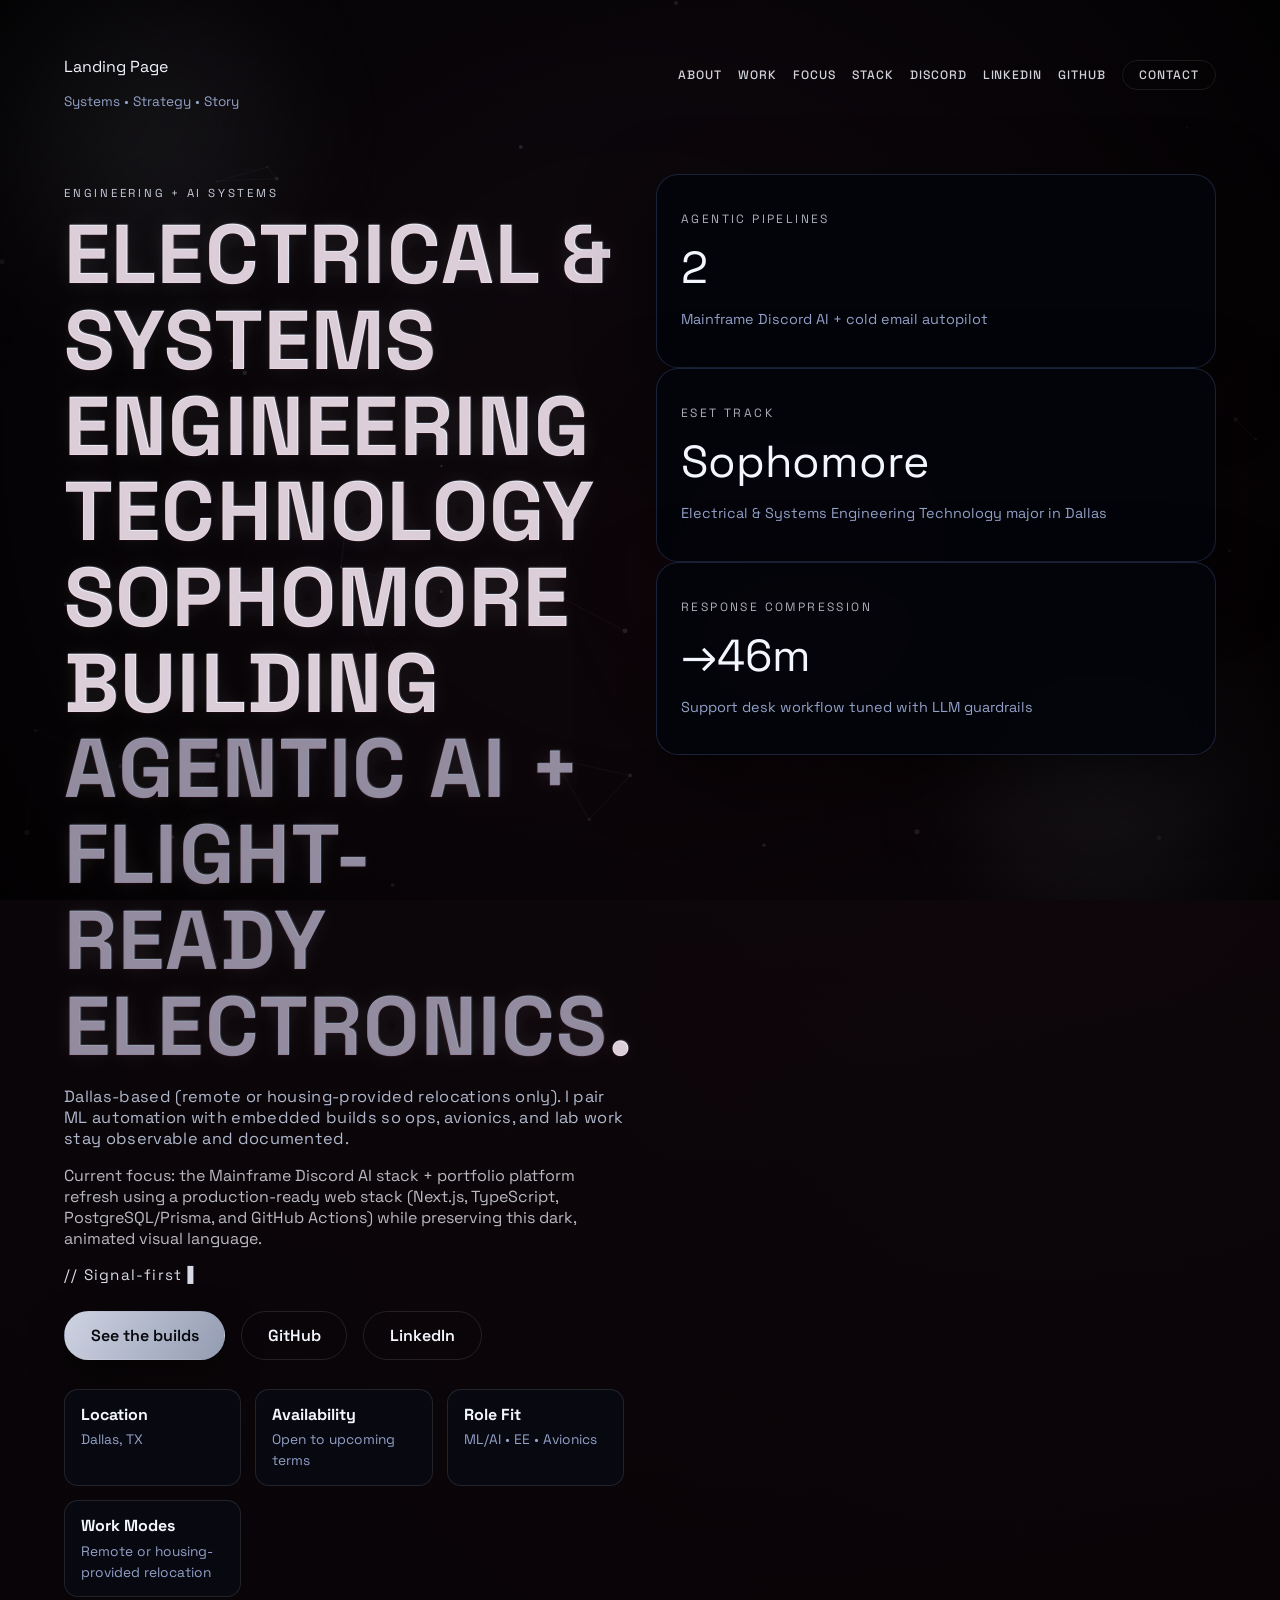
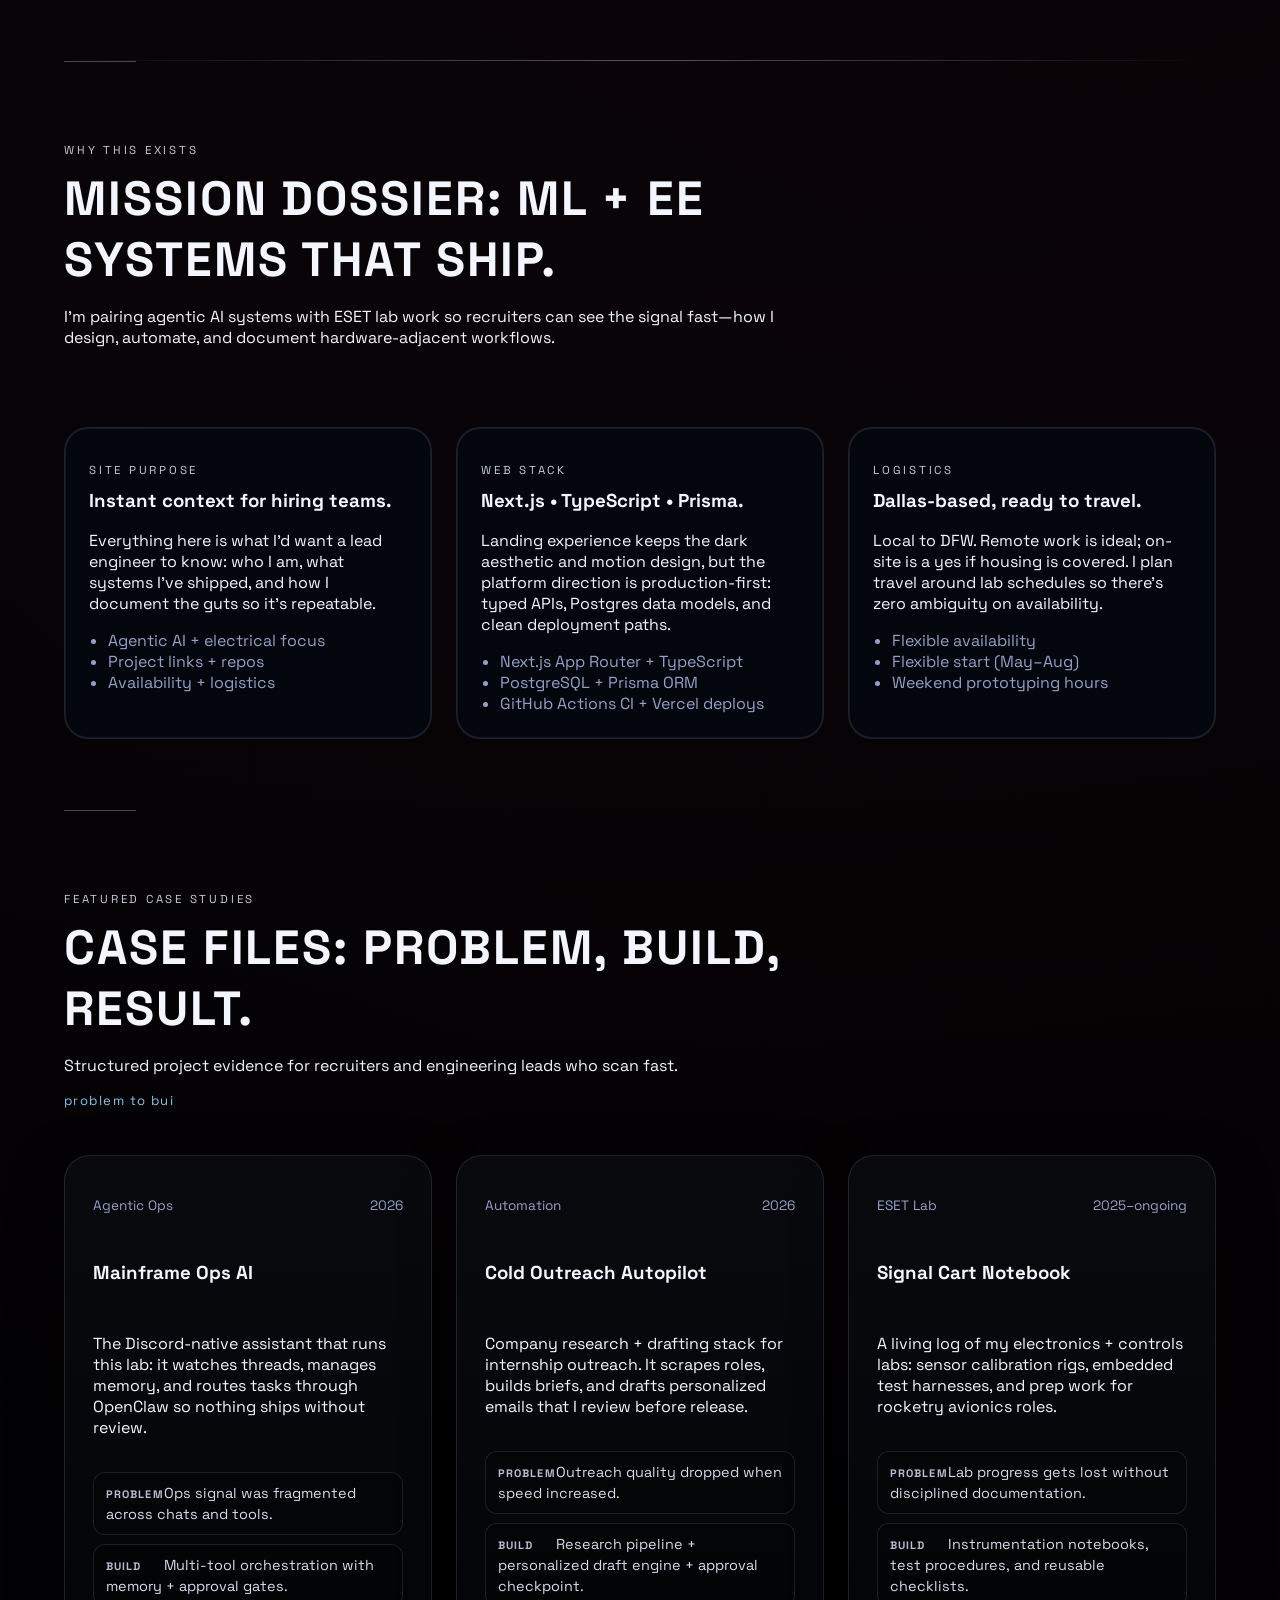
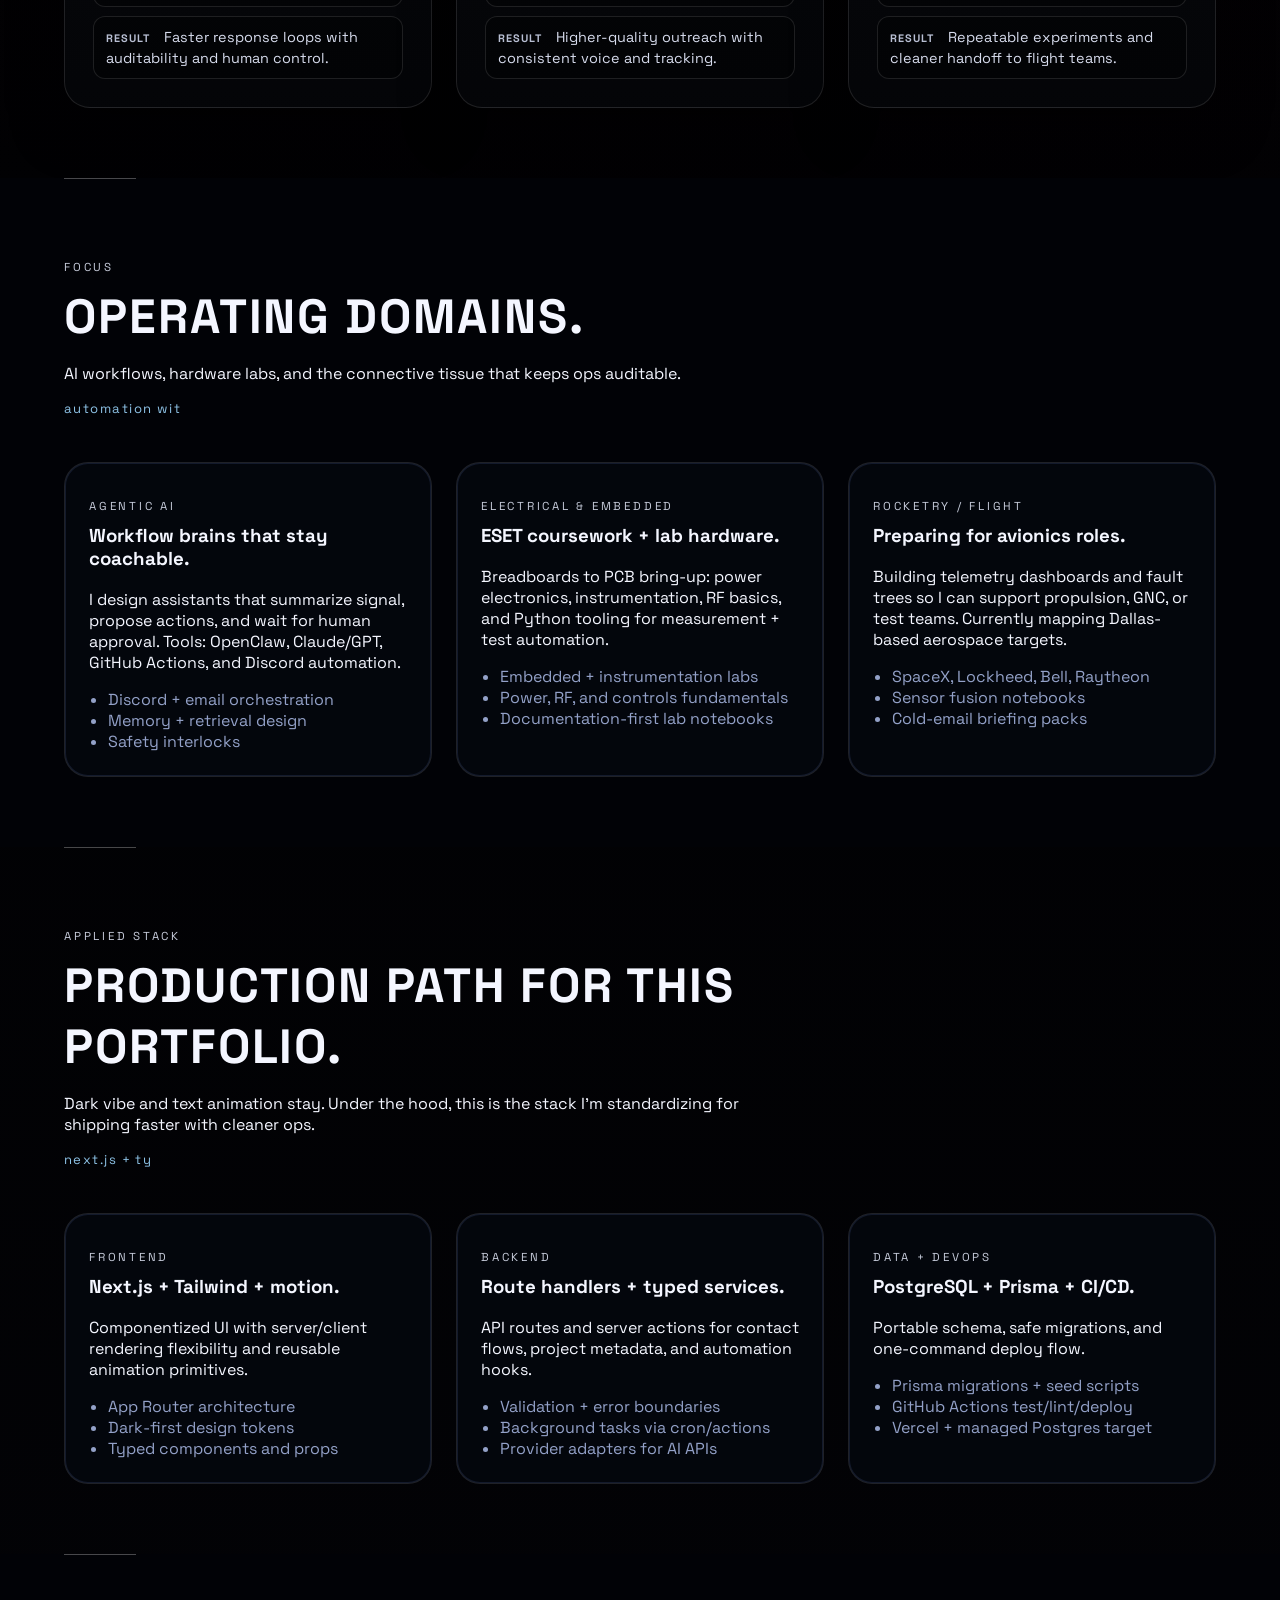
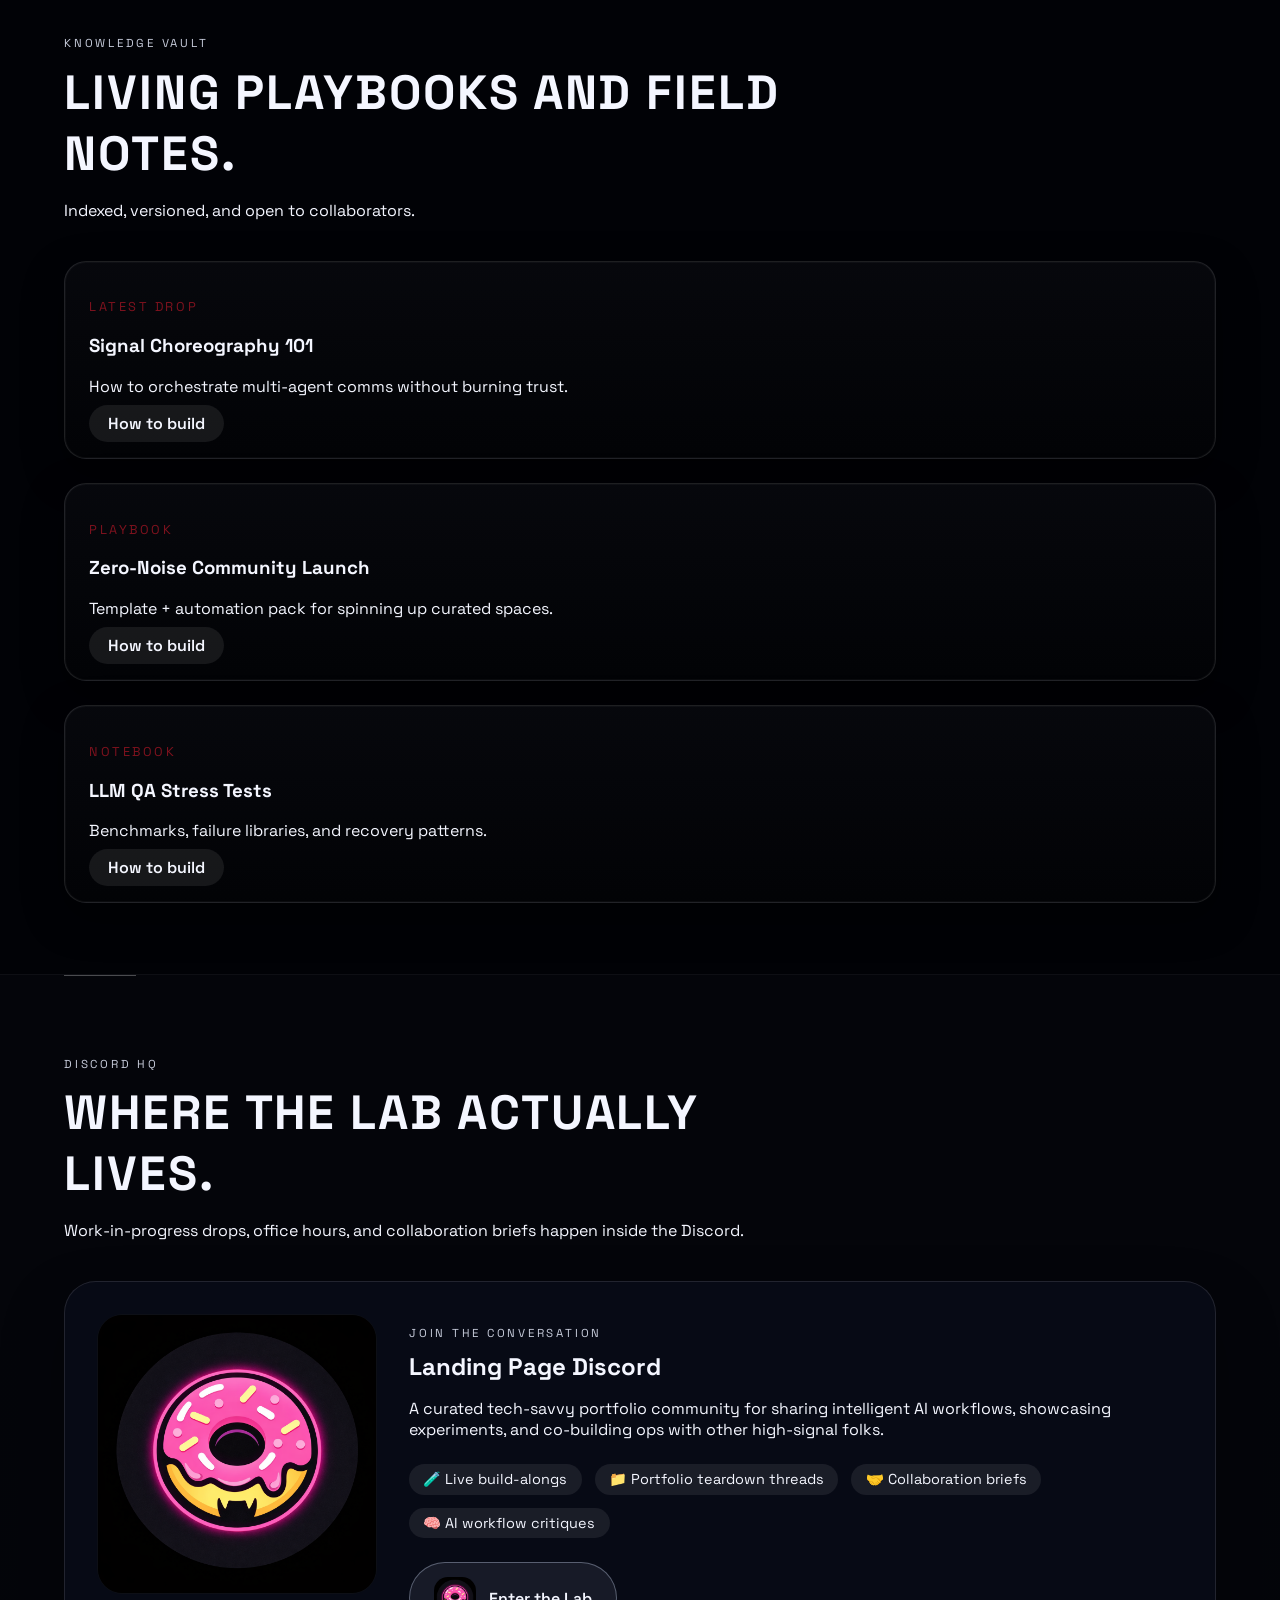
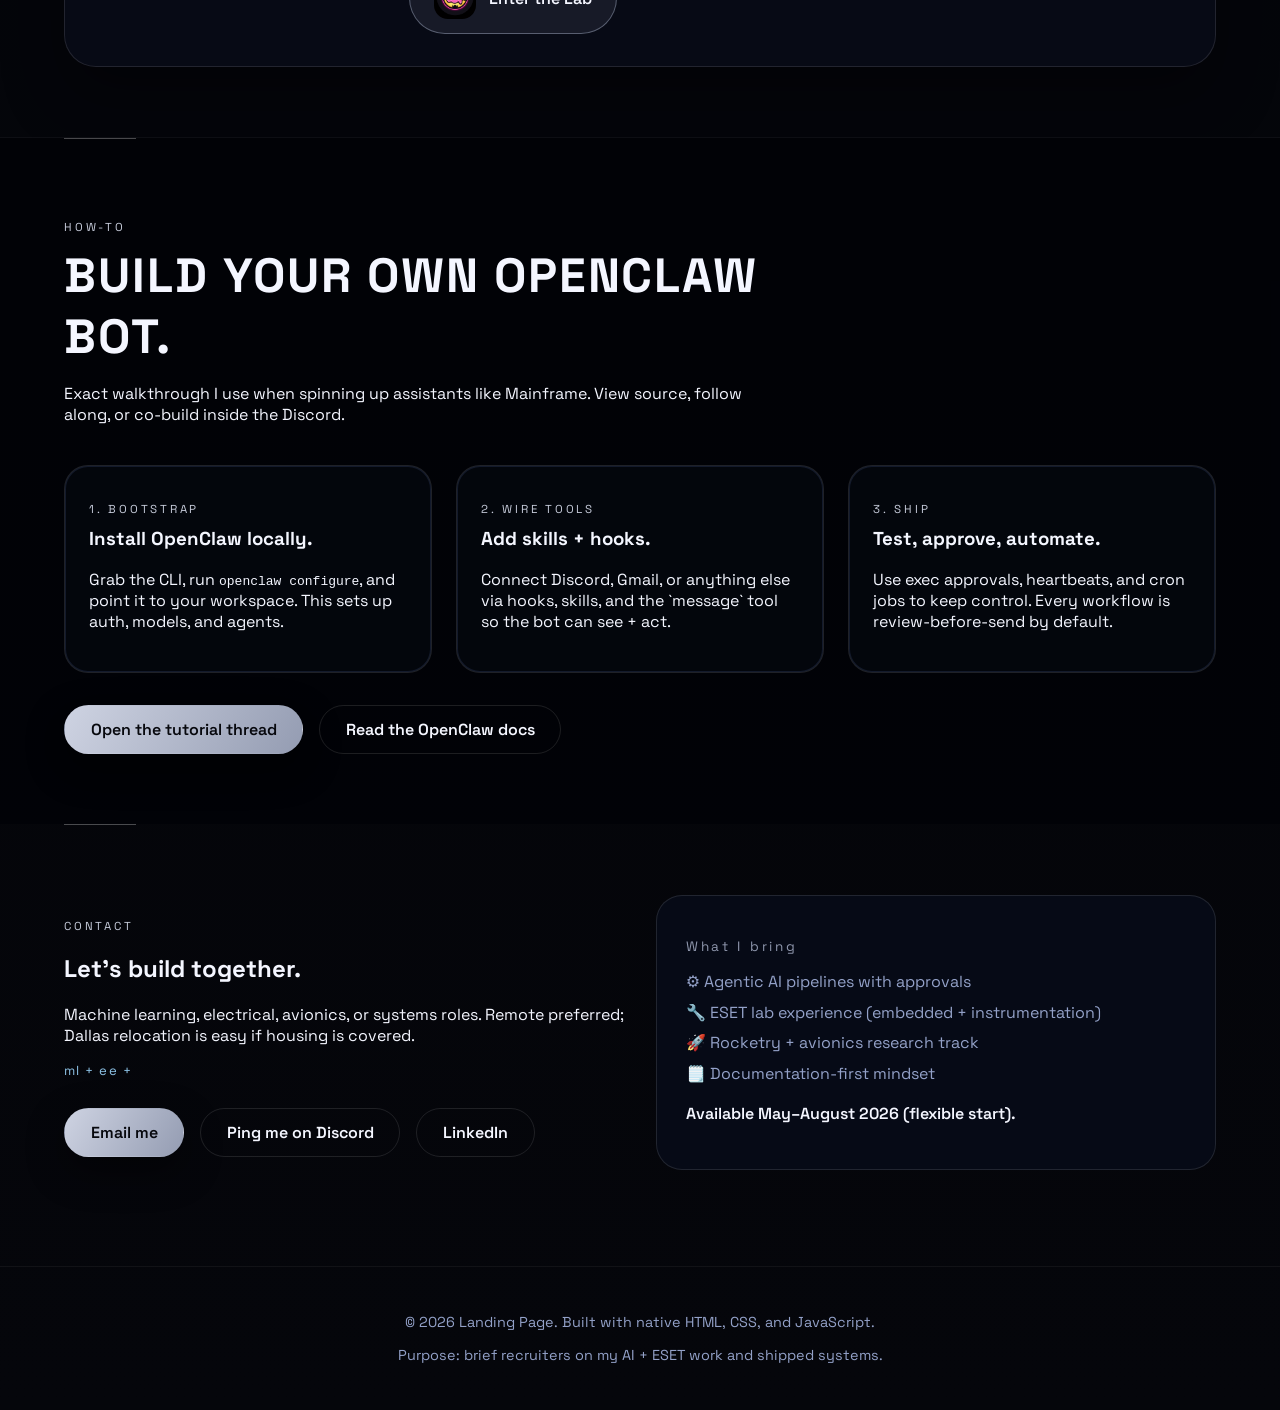
<file: index.html>
<!DOCTYPE html>
<html lang="en">
  <head>
    <meta charset="UTF-8" />
    <meta name="viewport" content="width=device-width, initial-scale=1" />
    <title>Landing Page</title>
    <meta name="description" content="Dallas-based ESET sophomore building agentic AI systems and embedded lab workflows for ML/EE roles." />
    <meta property="og:title" content="Landing Page — AI Systems + ESET Portfolio" />
    <meta property="og:description" content="Project-ready portfolio for ML, electrical, and avionics roles." />
    <meta property="og:type" content="website" />
    <link rel="preconnect" href="https://fonts.googleapis.com" />
    <link rel="preconnect" href="https://fonts.gstatic.com" crossorigin />
    <link
      href="https://fonts.googleapis.com/css2?family=Space+Grotesk:wght@400;500;600;700&display=swap"
      rel="stylesheet"
    />
    <style>
      :root {
        font-family: "Space Grotesk", system-ui, -apple-system, BlinkMacSystemFont, "Segoe UI", sans-serif;
        color-scheme: dark;
        --bg: #010103;
        --fg: #f4f6ff;
        --muted: #93a1c8;
        --accent: #d8dbe6;
        --accent-2: #8f97ad;
        --accent-3: #7e121e;
        --border: rgba(255, 255, 255, 0.11);
      }
      * { box-sizing: border-box; }
      body {
        margin: 0;
        min-height: 100vh;
        background:
          radial-gradient(circle at 50% -15%, rgba(30, 36, 56, 0.25), transparent 48%),
          radial-gradient(circle at 85% 10%, rgba(126, 18, 30, 0.09), transparent 40%),
          linear-gradient(180deg, #000000 0%, #010103 45%, #05060b 100%);
        color: var(--fg);
        overflow-x: hidden;
      }
      a { color: var(--fg); text-decoration: none; }
      .ambient {
        position: fixed; inset: 0; overflow: hidden; pointer-events: none; z-index: 0;
      }
      .orb {
        position: absolute; width: 420px; height: 420px;
        background: radial-gradient(circle, rgba(190, 197, 220, 0.16), transparent 70%);
        filter: blur(40px); animation: float 18s ease-in-out infinite;
      }
      .orb--one { top: -80px; left: -80px; }
      .orb--two { bottom: -120px; right: -60px; animation-duration: 22s; }
      .orb--three { top: 40%; right: 20%; animation-duration: 26s; background: radial-gradient(circle, rgba(126, 18, 30, 0.22), transparent 70%); }
      @keyframes float { 0% { transform: translate3d(0,0,0);} 50% { transform: translate3d(30px,-20px,0);} 100% { transform: translate3d(0,0,0);} }
      #live-bg {
        position: fixed;
        inset: 0;
        z-index: 0;
        pointer-events: none;
        opacity: 0.34;
        mix-blend-mode: screen;
      }
      .noise {
        position: fixed; inset: 0;
        background-image: url("data:image/svg+xml,%3Csvg xmlns='http://www.w3.org/2000/svg' width='300' height='300' viewBox='0 0 300 300'%3E%3Crect width='300' height='300' fill='rgba(0,0,0,0)'/%3E%3Ccircle cx='10' cy='10' r='1' fill='rgba(255,255,255,0.03)'/%3E%3C/svg%3E");
        opacity: 0.35; mix-blend-mode: screen; pointer-events: none; z-index: 0;
      }
      .scanlines {
        position: fixed;
        inset: 0;
        background: repeating-linear-gradient(
          to bottom,
          rgba(255,255,255,0.02),
          rgba(255,255,255,0.02) 1px,
          transparent 1px,
          transparent 3px
        );
        opacity: 0.13;
        pointer-events: none;
        z-index: 0;
      }
      .vignette {
        position: fixed;
        inset: 0;
        pointer-events: none;
        z-index: 0;
        background: radial-gradient(circle at center, transparent 38%, rgba(0,0,0,0.72) 100%);
      }
      .hero { position: relative; z-index: 1; padding: 2.5rem clamp(1.5rem,5vw,4rem) 4rem; }
      .hero::after {
        content: "";
        position: absolute;
        left: clamp(1.5rem,5vw,4rem);
        right: clamp(1.5rem,5vw,4rem);
        bottom: 0;
        height: 1px;
        background: linear-gradient(90deg, transparent, rgba(255,255,255,0.32), transparent);
      }
      .nav { display: flex; justify-content: space-between; align-items: center; gap: 1rem; }
      .logo { display: flex; align-items: center; gap: 0.2rem; }
      .logo__mark {
        width: 48px; height: 48px; border-radius: 16px;
        border: 1px solid rgba(255,255,255,0.2);
        overflow: hidden;
        box-shadow: 0 8px 25px rgba(0,0,0,0.35);
      }
      .logo__mark img { width: 100%; height: 100%; object-fit: cover; display: block; }
      .logo__subtitle { color: var(--muted); margin: 0; font-size: 0.85rem; }
      .nav__links { display: flex; gap: 1rem; align-items: center; }
      .nav__links a { font-weight: 500; opacity: 0.85; text-transform: uppercase; letter-spacing: 0.08em; font-size: 0.76rem; }
      .nav__links .pill { border: 1px solid var(--border); padding: 0.4rem 1rem; border-radius: 999px; transition: border-color 0.3s; }
      .nav__links .pill:hover { border-color: var(--accent); }
      .hero__content { margin-top: 4rem; display: grid; grid-template-columns: repeat(auto-fit,minmax(280px,1fr)); gap: 2rem; }
      .tag { text-transform: uppercase; letter-spacing: 0.24em; font-size: 0.72rem; color: #c7ccdb; }
      .hero h1 { font-size: clamp(3rem,6.8vw,5.2rem); line-height: 1.03; margin: 0.8rem 0 1rem; text-transform: uppercase; letter-spacing: 0.015em; }
      .hero h1 span { color: var(--accent-2); }
      .glitch {
        position: relative;
        text-shadow: 0 0 22px rgba(255,255,255,0.08);
        animation: pulseGlow 4s ease-in-out infinite;
      }
      .glitch::before,
      .glitch::after {
        content: attr(data-text);
        position: absolute;
        inset: 0;
        pointer-events: none;
        opacity: 0.18;
      }
      .glitch::before { transform: translate(0.8px, -0.8px); color: #bfc4d4; }
      .glitch::after { transform: translate(-0.8px, 0.8px); color: rgba(126,18,30,0.75); }
      .type-line {
        color: var(--accent);
        font-size: 0.95rem;
        letter-spacing: 0.08em;
        margin-top: 0.7rem;
        min-height: 1.4rem;
      }
      .type-line--section {
        color: #9dd8ff;
        font-size: 0.82rem;
        letter-spacing: 0.11em;
        opacity: 0.9;
      }
      @keyframes pulseGlow {
        0%, 100% { filter: brightness(1); }
        50% { filter: brightness(1.08); }
      }
      .lede { color: #b0b8cc; font-size: 1.02rem; max-width: 58ch; letter-spacing: 0.02em; }
      .hero__note { color: rgba(244,246,255,0.75); margin-top: 0.8rem; }
      .hero__actions { display: flex; flex-wrap: wrap; gap: 1rem; margin-top: 1.5rem; }
      .btn { display: inline-flex; align-items: center; justify-content: center; padding: 0.8rem 1.6rem; border-radius: 999px; font-weight: 600; border: 1px solid transparent; cursor: pointer; transition: transform 0.2s, box-shadow 0.2s; }
      .btn.primary { background: linear-gradient(120deg, #ced3e2, #949cb2); color: #07080d; box-shadow: 0 14px 38px rgba(0,0,0,0.45); }
      .btn.ghost { border-color: var(--border); color: var(--fg); }
      .btn:hover { transform: translateY(-3px); }
      .metric-card { background: rgba(3,5,10,0.9); border: 1px solid rgba(96,124,195,0.25); padding: 1.5rem; border-radius: 22px; backdrop-filter: blur(16px); box-shadow: 0 24px 70px rgba(0,0,0,0.58); }
      .metric-card__label { opacity: 0.7; text-transform: uppercase; font-size: 0.75rem; letter-spacing: 0.2em; }
      .metric-card__value { font-size: 2.8rem; margin: 0.5rem 0; }
      .metric-card__hint { color: var(--muted); font-size: 0.9rem; }
      main { position: relative; z-index: 1; }
      .section { padding: 4.4rem clamp(1.5rem,5vw,4rem); position: relative; }
      .section::before {
        content: "";
        position: absolute;
        top: 0;
        left: clamp(1.5rem,5vw,4rem);
        width: 72px;
        height: 1px;
        background: rgba(255,255,255,0.28);
      }
      .proof-strip {
        display: grid;
        grid-template-columns: repeat(auto-fit,minmax(170px,1fr));
        gap: 0.9rem;
        margin-top: 1.8rem;
      }
      .proof-chip {
        border: 1px solid var(--border);
        border-radius: 14px;
        padding: 0.9rem 1rem;
        background: rgba(8,12,22,0.65);
      }
      .proof-chip b { display:block; font-size:1rem; margin-bottom:0.2rem; }
      .proof-chip span { color: var(--muted); font-size:0.86rem; }
      .section--alt { background: rgba(2,3,7,0.9); }
      .section__header { max-width: 720px; margin-bottom: 2.5rem; }
      .section__header h2 {
        font-size: clamp(2rem,4vw,3rem);
        margin: 0.4rem 0 0.6rem;
        text-transform: uppercase;
        letter-spacing: 0.04em;
      }
      .purpose-grid { display: grid; grid-template-columns: repeat(auto-fit,minmax(240px,1fr)); gap: 1.5rem; }
      .purpose-card {
        padding: 1.5rem; border-radius: 24px; border: 1px solid var(--border);
        background: rgba(4,7,14,0.9); box-shadow: inset 0 0 0 1px rgba(100,130,210,0.16);
      }
      .purpose-card h3 { margin-top: 0.4rem; }
      .purpose-card ul { margin: 1rem 0 0; padding-left: 1.2rem; color: var(--muted); }
      .case-grid { display: grid; grid-template-columns: repeat(auto-fit,minmax(280px,1fr)); gap: 1.5rem; }
      .case {
        padding: 1.75rem; border-radius: 26px; background: linear-gradient(180deg, rgba(9,10,14,0.96), rgba(4,5,8,0.96));
        border: 1px solid var(--border); min-height: 340px; display: flex; flex-direction: column; gap: 0.9rem;
        transition: transform 0.4s ease, border-color 0.2s ease, box-shadow 0.3s ease; transform-style: preserve-3d;
        box-shadow: 0 18px 50px rgba(0,0,0,0.5);
      }
      .case:hover { border-color: rgba(143,151,173,0.55); transform: translateY(-8px); }
      .case__meta { display: flex; justify-content: space-between; font-size: 0.85rem; color: var(--muted); }
      .case ul { padding-left: 1.2rem; margin: 0; color: var(--muted); }
      .pbr { display: grid; gap: 0.55rem; margin-top: 0.2rem; }
      .pbr__row {
        border: 1px solid rgba(255,255,255,0.11);
        border-radius: 12px;
        padding: 0.6rem 0.75rem;
        background: rgba(0,0,0,0.28);
      }
      .pbr__row b {
        display: inline-block;
        min-width: 58px;
        text-transform: uppercase;
        letter-spacing: 0.1em;
        font-size: 0.68rem;
        color: #b8bfd3;
      }
      .pbr__row span { color: #d7dced; font-size: 0.9rem; }
      .section--alt .timeline { display: grid; gap: 1.5rem; }
      .timeline__item { padding: 1.5rem; border-radius: 22px; border: 1px solid var(--border); background: linear-gradient(180deg, rgba(7,8,13,0.95), rgba(2,3,6,0.95)); box-shadow: inset 0 0 0 1px rgba(255,255,255,0.03), 0 15px 40px rgba(0,0,0,0.45); }
      .timeline__label { color: var(--accent-3); font-size: 0.8rem; letter-spacing: 0.2em; text-transform: uppercase; }
      .chip { margin-top: 1rem; padding: 0.5rem 1.2rem; border-radius: 999px; border: none; background: rgba(255,255,255,0.08); color: var(--fg); font-weight: 600; cursor: pointer; transition: background 0.3s; }
      .chip:hover { background: rgba(73,255,224,0.2); }
      .section--highlight { background: rgba(5,7,12,0.8); border-top: 1px solid rgba(255,255,255,0.04); border-bottom: 1px solid rgba(255,255,255,0.04); }
      .discord-card {
        display: grid; grid-template-columns: minmax(200px, 280px) 1fr; gap: 2rem;
        padding: 2rem; border-radius: 32px; border: 1px solid var(--border);
        background: rgba(9,12,25,0.8); box-shadow: 0 30px 60px rgba(0,0,0,0.35);
      }
      .discord-card__badge {
        width: 100%; aspect-ratio: 1/1; border-radius: 26px;
        background: rgba(4,6,12,0.9);
        display: grid; place-items: center; border: 1px solid rgba(255,255,255,0.04);
      }
      .discord-card__body h2 { margin: 0.4rem 0 0.6rem; }
      .discord-list { list-style: none; padding: 0; margin: 1.5rem 0; display: flex; flex-wrap: wrap; gap: 0.8rem; }
      .discord-list li {
        padding: 0.4rem 0.9rem; border-radius: 999px;
        background: rgba(255,255,255,0.08); font-size: 0.9rem;
      }
      .discord-link {
        display: inline-flex; align-items: center; gap: 0.8rem;
        padding: 0.85rem 1.5rem; border-radius: 999px;
        border: 1px solid rgba(143,151,173,0.55);
        background: rgba(143,151,173,0.12);
        font-weight: 600; transition: transform 0.2s, border-color 0.2s;
      }
      .discord-link:hover { transform: translateY(-3px); border-color: rgba(216,219,230,0.95); }
      .discord-link__icon { width: 42px; height: 42px; border-radius: 14px; overflow: hidden; }
      .community-grid { display: grid; grid-template-columns: repeat(auto-fit,minmax(220px,1fr)); gap: 1.2rem; }
      .community-card {
        padding: 2rem 1.5rem; border-radius: 22px; border: 1px solid var(--border);
        background: linear-gradient(180deg, rgba(7,9,16,0.92), rgba(2,3,7,0.96)); text-align: center; position: relative; overflow: hidden;
      }
      .community-card::after { content: ""; position: absolute; inset: 1px; border-radius: inherit; background: radial-gradient(circle, rgba(73,255,224,0.1), transparent 70%); opacity: 0; transition: opacity 0.4s; }
      .community-card:hover::after { opacity: 1; }
      .community-card__value { font-size: 3rem; margin: 0.5rem 0; }
      .community-card__label { text-transform: uppercase; font-size: 0.75rem; letter-spacing: 0.3em; color: var(--muted); }
      .section--cta { padding-bottom: 6rem; }
      .cta { display: grid; grid-template-columns: repeat(auto-fit,minmax(280px,1fr)); gap: 2rem; align-items: center; }
      .cta__card { padding: 1.8rem; border-radius: 26px; border: 1px solid var(--border); background: rgba(8,12,25,0.85); }
      .cta__title { font-size: 0.85rem; letter-spacing: 0.2em; color: var(--accent-2); }
      .cta__card ul { list-style: none; padding: 0; margin: 1rem 0 0; display: flex; flex-direction: column; gap: 0.6rem; color: var(--muted); }
      .cta__footer { margin-top: 1.2rem; color: var(--fg); font-weight: 600; }
      .footer { text-align: center; padding: 2rem; color: var(--muted); font-size: 0.9rem; border-top: 1px solid rgba(255,255,255,0.05); }
      [data-reveal] { opacity: 0; transform: translateY(20px); transition: opacity 0.8s ease, transform 0.8s ease; }
      [data-reveal].is-visible { opacity: 1; transform: translateY(0); }
      @media (max-width: 900px) { .discord-card { grid-template-columns: 1fr; } }
      @media (max-width: 720px) {
        .nav__links { flex-wrap: wrap; justify-content: flex-end; }
        .hero { padding-top: 1.5rem; }
        .hero__content { margin-top: 2rem; }
        .case { min-height: 0; }
      }
    </style>
  </head>
  <body>
    <canvas id="live-bg" aria-hidden="true"></canvas>
    <div class="ambient">
      <span class="orb orb--one"></span>
      <span class="orb orb--two"></span>
      <span class="orb orb--three"></span>
    </div>
    <div class="noise"></div>
    <div class="scanlines"></div>
    <div class="vignette"></div>
    <header class="hero" id="top">
      <nav class="nav">
        <div class="logo">
          <div>
            <p class="logo__title">Landing Page</p>
            <p class="logo__subtitle">Systems • Strategy • Story</p>
          </div>
        </div>
        <div class="nav__links">
          <a href="#about">About</a>
          <a href="#work">Work</a>
          <a href="#focus">Focus</a>
          <a href="#stack">Stack</a>
          <a href="#discord">Discord</a>
          <a href="https://www.linkedin.com/in/collinsculbert/" target="_blank" rel="noopener">LinkedIn</a>
          <a href="https://github.com/aulsz" target="_blank" rel="noopener">GitHub</a>
          <a href="#contact" class="pill">Contact</a>
        </div>
      </nav>
      <div class="hero__content">
        <div>
          <p class="tag">Engineering + AI Systems</p>
          <h1 class="glitch" data-text="Electrical & Systems Engineering Technology sophomore building agentic AI + flight-ready electronics.">
            Electrical & Systems Engineering Technology sophomore building <span>agentic AI + flight-ready electronics</span>.
          </h1>
          <p class="lede">
            Dallas-based (remote or housing-provided relocations only). I pair ML automation with embedded builds so ops, avionics, and lab work stay observable and documented.
          </p>
          <p class="hero__note">
            Current focus: the Mainframe Discord AI stack + portfolio platform refresh using a production-ready web stack (Next.js, TypeScript, PostgreSQL/Prisma, and GitHub Actions) while preserving this dark, animated visual language.
          </p>
          <p class="type-line">// <span id="type-target"></span><span id="type-cursor">▌</span></p>
          <div class="hero__actions">
            <a class="btn primary" href="#work">See the builds</a>
            <a class="btn ghost" href="https://github.com/aulsz" target="_blank" rel="noopener">GitHub</a>
            <a class="btn ghost" href="https://www.linkedin.com/in/collinsculbert/" target="_blank" rel="noopener">LinkedIn</a>
          </div>
          <div class="proof-strip">
            <div class="proof-chip"><b>Location</b><span>Dallas, TX</span></div>
            <div class="proof-chip"><b>Availability</b><span>Open to upcoming terms</span></div>
            <div class="proof-chip"><b>Role Fit</b><span>ML/AI • EE • Avionics</span></div>
            <div class="proof-chip"><b>Work Modes</b><span>Remote or housing-provided relocation</span></div>
          </div>
        </div>
        <div class="hero__metrics">
          <div class="metric-card" data-reveal>
            <p class="metric-card__label">Agentic Pipelines</p>
            <p class="metric-card__value">2</p>
            <p class="metric-card__hint">Mainframe Discord AI + cold email autopilot</p>
          </div>
          <div class="metric-card" data-reveal>
            <p class="metric-card__label">ESET Track</p>
            <p class="metric-card__value">Sophomore</p>
            <p class="metric-card__hint">Electrical & Systems Engineering Technology major in Dallas</p>
          </div>
          <div class="metric-card" data-reveal>
            <p class="metric-card__label">Response Compression</p>
            <p class="metric-card__value">→46m</p>
            <p class="metric-card__hint">Support desk workflow tuned with LLM guardrails</p>
          </div>
        </div>
      </div>
    </header>

    <main>
      <section class="section section--purpose" id="about">
        <div class="section__header">
          <p class="tag">Why this exists</p>
          <h2>Mission dossier: ML + EE systems that ship.</h2>
          <p>I’m pairing agentic AI systems with ESET lab work so recruiters can see the signal fast—how I design, automate, and document hardware-adjacent workflows.</p>
          <p class="type-line type-line--section" data-phrases="signal-first profile|engineering proof over hype|dark interface, clear intent"></p>
        </div>
        <div class="purpose-grid">
          <article class="purpose-card" data-tilt>
            <p class="tag">Site Purpose</p>
            <h3>Instant context for hiring teams.</h3>
            <p>
              Everything here is what I’d want a lead engineer to know: who I am, what systems I’ve shipped, and how I document the guts so it’s repeatable.
            </p>
            <ul>
              <li>Agentic AI + electrical focus</li>
              <li>Project links + repos</li>
              <li>Availability + logistics</li>
            </ul>
          </article>
          <article class="purpose-card" data-tilt>
            <p class="tag">Web Stack</p>
            <h3>Next.js • TypeScript • Prisma.</h3>
            <p>
              Landing experience keeps the dark aesthetic and motion design, but the platform direction is production-first: typed APIs, Postgres data models, and clean deployment paths.
            </p>
            <ul>
              <li>Next.js App Router + TypeScript</li>
              <li>PostgreSQL + Prisma ORM</li>
              <li>GitHub Actions CI + Vercel deploys</li>
            </ul>
          </article>
          <article class="purpose-card" data-tilt>
            <p class="tag">Logistics</p>
            <h3>Dallas-based, ready to travel.</h3>
            <p>
              Local to DFW. Remote work is ideal; on-site is a yes if housing is covered. I plan travel around lab schedules so there’s zero ambiguity on availability.
            </p>
            <ul>
              <li>Flexible availability</li>
              <li>Flexible start (May–Aug)</li>
              <li>Weekend prototyping hours</li>
            </ul>
          </article>
        </div>
      </section>

      <section class="section" id="work">
        <div class="section__header">
          <p class="tag">Featured Case Studies</p>
          <h2>Case files: problem, build, result.</h2>
          <p>Structured project evidence for recruiters and engineering leads who scan fast.</p>
          <p class="type-line type-line--section" data-phrases="problem to build to result|showing shipped systems|recruiter-readable evidence"></p>
        </div>
        <div class="case-grid">
          <article class="case" data-tilt>
            <div class="case__meta">
              <p class="case__tag">Agentic Ops</p>
              <p class="case__year">2026</p>
            </div>
            <h3>Mainframe Ops AI</h3>
            <p>The Discord-native assistant that runs this lab: it watches threads, manages memory, and routes tasks through OpenClaw so nothing ships without review.</p>
            <div class="pbr">
              <div class="pbr__row"><b>Problem</b><span>Ops signal was fragmented across chats and tools.</span></div>
              <div class="pbr__row"><b>Build</b><span>Multi-tool orchestration with memory + approval gates.</span></div>
              <div class="pbr__row"><b>Result</b><span>Faster response loops with auditability and human control.</span></div>
            </div>
          </article>
          <article class="case" data-tilt>
            <div class="case__meta">
              <p class="case__tag">Automation</p>
              <p class="case__year">2026</p>
            </div>
            <h3>Cold Outreach Autopilot</h3>
            <p>Company research + drafting stack for internship outreach. It scrapes roles, builds briefs, and drafts personalized emails that I review before release.</p>
            <div class="pbr">
              <div class="pbr__row"><b>Problem</b><span>Outreach quality dropped when speed increased.</span></div>
              <div class="pbr__row"><b>Build</b><span>Research pipeline + personalized draft engine + approval checkpoint.</span></div>
              <div class="pbr__row"><b>Result</b><span>Higher-quality outreach with consistent voice and tracking.</span></div>
            </div>
          </article>
          <article class="case" data-tilt>
            <div class="case__meta">
              <p class="case__tag">ESET Lab</p>
              <p class="case__year">2025–ongoing</p>
            </div>
            <h3>Signal Cart Notebook</h3>
            <p>A living log of my electronics + controls labs: sensor calibration rigs, embedded test harnesses, and prep work for rocketry avionics roles.</p>
            <div class="pbr">
              <div class="pbr__row"><b>Problem</b><span>Lab progress gets lost without disciplined documentation.</span></div>
              <div class="pbr__row"><b>Build</b><span>Instrumentation notebooks, test procedures, and reusable checklists.</span></div>
              <div class="pbr__row"><b>Result</b><span>Repeatable experiments and cleaner handoff to flight teams.</span></div>
            </div>
          </article>
        </div>
      </section>

      <section class="section section--alt" id="focus">
        <div class="section__header">
          <p class="tag">Focus</p>
          <h2>Operating domains.</h2>
          <p>AI workflows, hardware labs, and the connective tissue that keeps ops auditable.</p>
          <p class="type-line type-line--section" data-phrases="automation with guardrails|embedded labs with traceability|flight-track preparation"></p>
        </div>
        <div class="purpose-grid">
          <article class="purpose-card" data-tilt>
            <p class="tag">Agentic AI</p>
            <h3>Workflow brains that stay coachable.</h3>
            <p>
              I design assistants that summarize signal, propose actions, and wait for human approval. Tools: OpenClaw, Claude/GPT, GitHub Actions, and Discord automation.
            </p>
            <ul>
              <li>Discord + email orchestration</li>
              <li>Memory + retrieval design</li>
              <li>Safety interlocks</li>
            </ul>
          </article>
          <article class="purpose-card" data-tilt>
            <p class="tag">Electrical & Embedded</p>
            <h3>ESET coursework + lab hardware.</h3>
            <p>
              Breadboards to PCB bring-up: power electronics, instrumentation, RF basics, and Python tooling for measurement + test automation.
            </p>
            <ul>
              <li>Embedded + instrumentation labs</li>
              <li>Power, RF, and controls fundamentals</li>
              <li>Documentation-first lab notebooks</li>
            </ul>
          </article>
          <article class="purpose-card" data-tilt>
            <p class="tag">Rocketry / Flight</p>
            <h3>Preparing for avionics roles.</h3>
            <p>
              Building telemetry dashboards and fault trees so I can support propulsion, GNC, or test teams. Currently mapping Dallas-based aerospace targets.
            </p>
            <ul>
              <li>SpaceX, Lockheed, Bell, Raytheon</li>
              <li>Sensor fusion notebooks</li>
              <li>Cold-email briefing packs</li>
            </ul>
          </article>
        </div>
      </section>

      <section class="section" id="stack">
        <div class="section__header">
          <p class="tag">Applied Stack</p>
          <h2>Production path for this portfolio.</h2>
          <p>Dark vibe and text animation stay. Under the hood, this is the stack I’m standardizing for shipping faster with cleaner ops.</p>
          <p class="type-line type-line--section" data-phrases="next.js + typescript core|postgres + prisma data layer|ci with github actions"></p>
        </div>
        <div class="purpose-grid">
          <article class="purpose-card" data-tilt>
            <p class="tag">Frontend</p>
            <h3>Next.js + Tailwind + motion.</h3>
            <p>Componentized UI with server/client rendering flexibility and reusable animation primitives.</p>
            <ul>
              <li>App Router architecture</li>
              <li>Dark-first design tokens</li>
              <li>Typed components and props</li>
            </ul>
          </article>
          <article class="purpose-card" data-tilt>
            <p class="tag">Backend</p>
            <h3>Route handlers + typed services.</h3>
            <p>API routes and server actions for contact flows, project metadata, and automation hooks.</p>
            <ul>
              <li>Validation + error boundaries</li>
              <li>Background tasks via cron/actions</li>
              <li>Provider adapters for AI APIs</li>
            </ul>
          </article>
          <article class="purpose-card" data-tilt>
            <p class="tag">Data + DevOps</p>
            <h3>PostgreSQL + Prisma + CI/CD.</h3>
            <p>Portable schema, safe migrations, and one-command deploy flow.</p>
            <ul>
              <li>Prisma migrations + seed scripts</li>
              <li>GitHub Actions test/lint/deploy</li>
              <li>Vercel + managed Postgres target</li>
            </ul>
          </article>
        </div>
      </section>

      <section class="section section--alt" id="knowledge">
        <div class="section__header">
          <p class="tag">Knowledge Vault</p>
          <h2>Living playbooks and field notes.</h2>
          <p>Indexed, versioned, and open to collaborators.</p>
        </div>
        <div class="timeline">
          <article class="timeline__item">
            <p class="timeline__label">Latest Drop</p>
            <h3>Signal Choreography 101</h3>
            <p>How to orchestrate multi-agent comms without burning trust.</p>
            <a class="chip" href="#bot-guide">How to build</a>
          </article>
          <article class="timeline__item">
            <p class="timeline__label">Playbook</p>
            <h3>Zero-Noise Community Launch</h3>
            <p>Template + automation pack for spinning up curated spaces.</p>
            <a class="chip" href="#bot-guide">How to build</a>
          </article>
          <article class="timeline__item">
            <p class="timeline__label">Notebook</p>
            <h3>LLM QA Stress Tests</h3>
            <p>Benchmarks, failure libraries, and recovery patterns.</p>
            <a class="chip" href="#bot-guide">How to build</a>
          </article>
        </div>
      </section>

      <section class="section section--highlight" id="discord">
        <div class="section__header">
          <p class="tag">Discord HQ</p>
          <h2>Where the lab actually lives.</h2>
          <p>Work-in-progress drops, office hours, and collaboration briefs happen inside the Discord.</p>
        </div>
        <div class="discord-card" data-tilt>
          <div class="discord-card__badge">
            <img src="./assets/discord-logo.png" alt="Landing Page server logo" width="180" height="180" style="width:100%;height:100%;object-fit:cover;border-radius:24px;" />
          </div>
          <div class="discord-card__body">
            <p class="tag">Join the conversation</p>
            <h2>Landing Page Discord</h2>
            <p>
              A curated tech-savvy portfolio community for sharing intelligent AI workflows, showcasing experiments, and co-building ops with other high-signal folks.
            </p>
            <ul class="discord-list">
              <li>🧪 Live build-alongs</li>
              <li>📁 Portfolio teardown threads</li>
              <li>🤝 Collaboration briefs</li>
              <li>🧠 AI workflow critiques</li>
            </ul>
            <a class="discord-link" href="https://discord.gg/S5xJVZpS" target="_blank" rel="noopener">
              <span class="discord-link__icon">
                <img src="./assets/discord-logo.png" alt="Landing Page Logo" width="42" height="42" style="width:42px;height:42px;object-fit:cover;" />
              </span>
              <span>Enter the Lab</span>
            </a>
          </div>
        </div>
      </section>

      <section class="section section--alt" id="bot-guide">
        <div class="section__header">
          <p class="tag">How-To</p>
          <h2>Build your own OpenClaw bot.</h2>
          <p>Exact walkthrough I use when spinning up assistants like Mainframe. View source, follow along, or co-build inside the Discord.</p>
        </div>
        <div class="purpose-grid">
          <article class="purpose-card">
            <p class="tag">1. Bootstrap</p>
            <h3>Install OpenClaw locally.</h3>
            <p>Grab the CLI, run <code>openclaw configure</code>, and point it to your workspace. This sets up auth, models, and agents.</p>
          </article>
          <article class="purpose-card">
            <p class="tag">2. Wire tools</p>
            <h3>Add skills + hooks.</h3>
            <p>Connect Discord, Gmail, or anything else via hooks, skills, and the `message` tool so the bot can see + act.</p>
          </article>
          <article class="purpose-card">
            <p class="tag">3. Ship</p>
            <h3>Test, approve, automate.</h3>
            <p>Use exec approvals, heartbeats, and cron jobs to keep control. Every workflow is review-before-send by default.</p>
          </article>
        </div>
        <div class="hero__actions" style="margin-top:2rem;">
          <a class="btn primary" href="https://discord.gg/S5xJVZpS" target="_blank" rel="noopener">Open the tutorial thread</a>
          <a class="btn ghost" href="https://docs.openclaw.ai" target="_blank" rel="noopener">Read the OpenClaw docs</a>
        </div>
      </section>

      <section class="section section--cta" id="contact">
        <div class="cta">
          <div>
            <p class="tag">Contact</p>
            <h2>Let’s build together.</h2>
            <p>Machine learning, electrical, avionics, or systems roles. Remote preferred; Dallas relocation is easy if housing is covered.</p>
          <p class="type-line type-line--section" data-phrases="ml + ee + avionics track|systems that ship|let’s build something difficult"></p>
            <div class="hero__actions">
              <a class="btn primary" href="#contact-modal" id="contact-trigger">Email me</a>
              <a class="btn ghost" href="https://discord.gg/S5xJVZpS" target="_blank" rel="noopener">Ping me on Discord</a>
              <a class="btn ghost" href="https://www.linkedin.com/in/collinsculbert/" target="_blank" rel="noopener">LinkedIn</a>
            </div>
          </div>
          <div class="cta__card" data-tilt>
            <p class="cta__title">What I bring</p>
            <ul>
              <li>⚙️ Agentic AI pipelines with approvals</li>
              <li>🔧 ESET lab experience (embedded + instrumentation)</li>
              <li>🚀 Rocketry + avionics research track</li>
              <li>🗒️ Documentation-first mindset</li>
            </ul>
            <p class="cta__footer">Available May–August 2026 (flexible start).</p>
          </div>
        </div>
      </section>
    </main>

    <!-- Contact Modal -->
    <div id="contact-modal" style="display:none;position:fixed;inset:0;z-index:1000;background:rgba(0,0,0,0.7);backdrop-filter:blur(8px);align-items:center;justify-content:center;">
      <div style="background:#0a0d1a;border:1px solid rgba(255,255,255,0.1);border-radius:28px;padding:2.5rem;max-width:480px;width:90%;position:relative;box-shadow:0 40px 80px rgba(0,0,0,0.6);">
        <button id="close-modal" style="position:absolute;top:1rem;right:1.2rem;background:none;border:none;color:rgba(255,255,255,0.5);font-size:1.4rem;cursor:pointer;line-height:1;">✕</button>
        <p style="text-transform:uppercase;letter-spacing:.2em;font-size:.75rem;color:#49ffe0;margin:0 0 .5rem;">Get in touch</p>
        <h3 style="margin:0 0 .5rem;font-size:1.4rem;">Send me a note</h3>
        <p style="color:#a2b0d9;font-size:.9rem;margin:0 0 1.5rem;">Internship inquiries, collaborations, or just saying hi — I read everything.</p>
        <label style="display:block;font-size:.85rem;margin-bottom:.3rem;color:#a2b0d9;">Your message</label>
        <textarea id="contact-body" rows="5" placeholder="Hi Collins, I came across your portfolio and..." style="width:100%;background:rgba(255,255,255,0.05);border:1px solid rgba(255,255,255,0.1);border-radius:14px;color:#f4f6ff;padding:.9rem 1rem;font-family:inherit;font-size:.95rem;resize:vertical;box-sizing:border-box;"></textarea>
        <a id="contact-send" href="#" class="btn primary" style="margin-top:1.2rem;display:inline-flex;text-decoration:none;">Open in mail app →</a>
        <p style="margin-top:.8rem;font-size:.8rem;color:rgba(162,176,217,.6);">Or email directly: <a href="mailto:coculbert@icloud.com" style="color:#49ffe0;">coculbert@icloud.com</a></p>
      </div>
    </div>

    <footer class="footer">
      <p>© <span id="year"></span> Landing Page. Built with native HTML, CSS, and JavaScript.</p>
      <p>Purpose: brief recruiters on my AI + ESET work and shipped systems.</p>
    </footer>

    <script>
      // Live background particles (Marathon-style dark tech ambience)
      const bg = document.getElementById("live-bg");
      const bgCtx = bg ? bg.getContext("2d") : null;
      const particles = [];
      let w = window.innerWidth;
      let h = window.innerHeight;

      function resizeBg() {
        if (!bg) return;
        w = window.innerWidth;
        h = window.innerHeight;
        bg.width = Math.floor(w * devicePixelRatio);
        bg.height = Math.floor(h * devicePixelRatio);
        bg.style.width = w + "px";
        bg.style.height = h + "px";
        if (bgCtx) bgCtx.setTransform(devicePixelRatio, 0, 0, devicePixelRatio, 0, 0);
      }

      function initParticles() {
        particles.length = 0;
        const count = Math.max(30, Math.floor((w * h) / 28000));
        for (let i = 0; i < count; i++) {
          particles.push({
            x: Math.random() * w,
            y: Math.random() * h,
            vx: (Math.random() - 0.5) * 0.35,
            vy: (Math.random() - 0.5) * 0.35,
            r: Math.random() * 1.8 + 0.8
          });
        }
      }

      function drawBg() {
        if (!bgCtx) return;
        bgCtx.clearRect(0, 0, w, h);

        for (const p of particles) {
          p.x += p.vx;
          p.y += p.vy;
          if (p.x < 0 || p.x > w) p.vx *= -1;
          if (p.y < 0 || p.y > h) p.vy *= -1;

          bgCtx.beginPath();
          bgCtx.fillStyle = "rgba(205,210,225,0.42)";
          bgCtx.arc(p.x, p.y, p.r, 0, Math.PI * 2);
          bgCtx.fill();
        }

        for (let i = 0; i < particles.length; i++) {
          for (let j = i + 1; j < particles.length; j++) {
            const a = particles[i], b = particles[j];
            const dx = a.x - b.x;
            const dy = a.y - b.y;
            const d2 = dx * dx + dy * dy;
            if (d2 < 14000) {
              const alpha = 1 - d2 / 14000;
              bgCtx.strokeStyle = `rgba(143,151,173,${alpha * 0.23})`;
              bgCtx.lineWidth = 1;
              bgCtx.beginPath();
              bgCtx.moveTo(a.x, a.y);
              bgCtx.lineTo(b.x, b.y);
              bgCtx.stroke();
            }
          }
        }

        requestAnimationFrame(drawBg);
      }

      resizeBg();
      initParticles();
      drawBg();
      window.addEventListener("resize", () => { resizeBg(); initParticles(); });

      // Typing animations (hero + section straps)
      function startTypewriter(target, phrases, typeMs = 55, delMs = 35, pauseMs = 900) {
        if (!target || !phrases || !phrases.length) return;
        let phraseIndex = 0;
        let charIndex = 0;
        let deleting = false;

        function tick() {
          const current = phrases[phraseIndex];
          target.textContent = deleting
            ? current.slice(0, charIndex--)
            : current.slice(0, charIndex++);

          if (!deleting && charIndex > current.length + 1) {
            deleting = true;
            setTimeout(tick, pauseMs);
            return;
          }
          if (deleting && charIndex < 0) {
            deleting = false;
            phraseIndex = (phraseIndex + 1) % phrases.length;
          }
          setTimeout(tick, deleting ? delMs : typeMs);
        }
        tick();
      }

      startTypewriter(document.getElementById("type-target"), [
        "Signal-first design",
        "Dark interface, bright outcomes",
        "AI + embedded systems",
        "Marathon-inspired visual language"
      ]);

      document.querySelectorAll("[data-phrases]").forEach((el) => {
        const phrases = (el.getAttribute("data-phrases") || "")
          .split("|")
          .map((p) => p.trim())
          .filter(Boolean);
        startTypewriter(el, phrases, 42, 28, 700);
      });

      const year = document.getElementById("year");
      if (year) year.textContent = new Date().getFullYear();

      const revealTargets = document.querySelectorAll(
        ".case, .timeline__item, .community-card, .cta__card, .metric-card, .purpose-card, .discord-card"
      );
      revealTargets.forEach((el) => el.setAttribute("data-reveal", ""));

      const observer = new IntersectionObserver(
        (entries) => {
          entries.forEach((entry) => {
            if (entry.isIntersecting) {
              entry.target.classList.add("is-visible");
              observer.unobserve(entry.target);
            }
          });
        },
        { threshold: 0.3 }
      );
      revealTargets.forEach((el) => observer.observe(el));

      const tiltCards = document.querySelectorAll("[data-tilt]");
      tiltCards.forEach((card) => {
        card.addEventListener("mousemove", (event) => {
          const bounds = card.getBoundingClientRect();
          const x = ((event.clientX - bounds.left) / bounds.width - 0.5) * 20;
          const y = ((event.clientY - bounds.top) / bounds.height - 0.5) * -20;
          card.style.transform = `perspective(900px) rotateX(${y}deg) rotateY(${x}deg)`;
        });
        card.addEventListener("mouseleave", () => {
          card.style.transform = "perspective(900px) rotateX(0deg) rotateY(0deg)";
        });
      });

      // Contact modal
      const modal = document.getElementById("contact-modal");
      const trigger = document.getElementById("contact-trigger");
      const closeBtn = document.getElementById("close-modal");
      const sendBtn = document.getElementById("contact-send");
      const bodyField = document.getElementById("contact-body");
      if (trigger) trigger.addEventListener("click", (e) => { e.preventDefault(); modal.style.display = "flex"; });
      if (closeBtn) closeBtn.addEventListener("click", () => { modal.style.display = "none"; });
      if (modal) modal.addEventListener("click", (e) => { if (e.target === modal) modal.style.display = "none"; });
      if (sendBtn) sendBtn.addEventListener("click", (e) => {
        e.preventDefault();
        const body = encodeURIComponent(bodyField ? bodyField.value : "");
        window.location.href = "mailto:coculbert@icloud.com?subject=Internship%20Inquiry&body=" + body;
      });

      // Spark pulse disabled until [data-spark] elements are intentionally added.
    </script>
  </body>
</html>
</file>
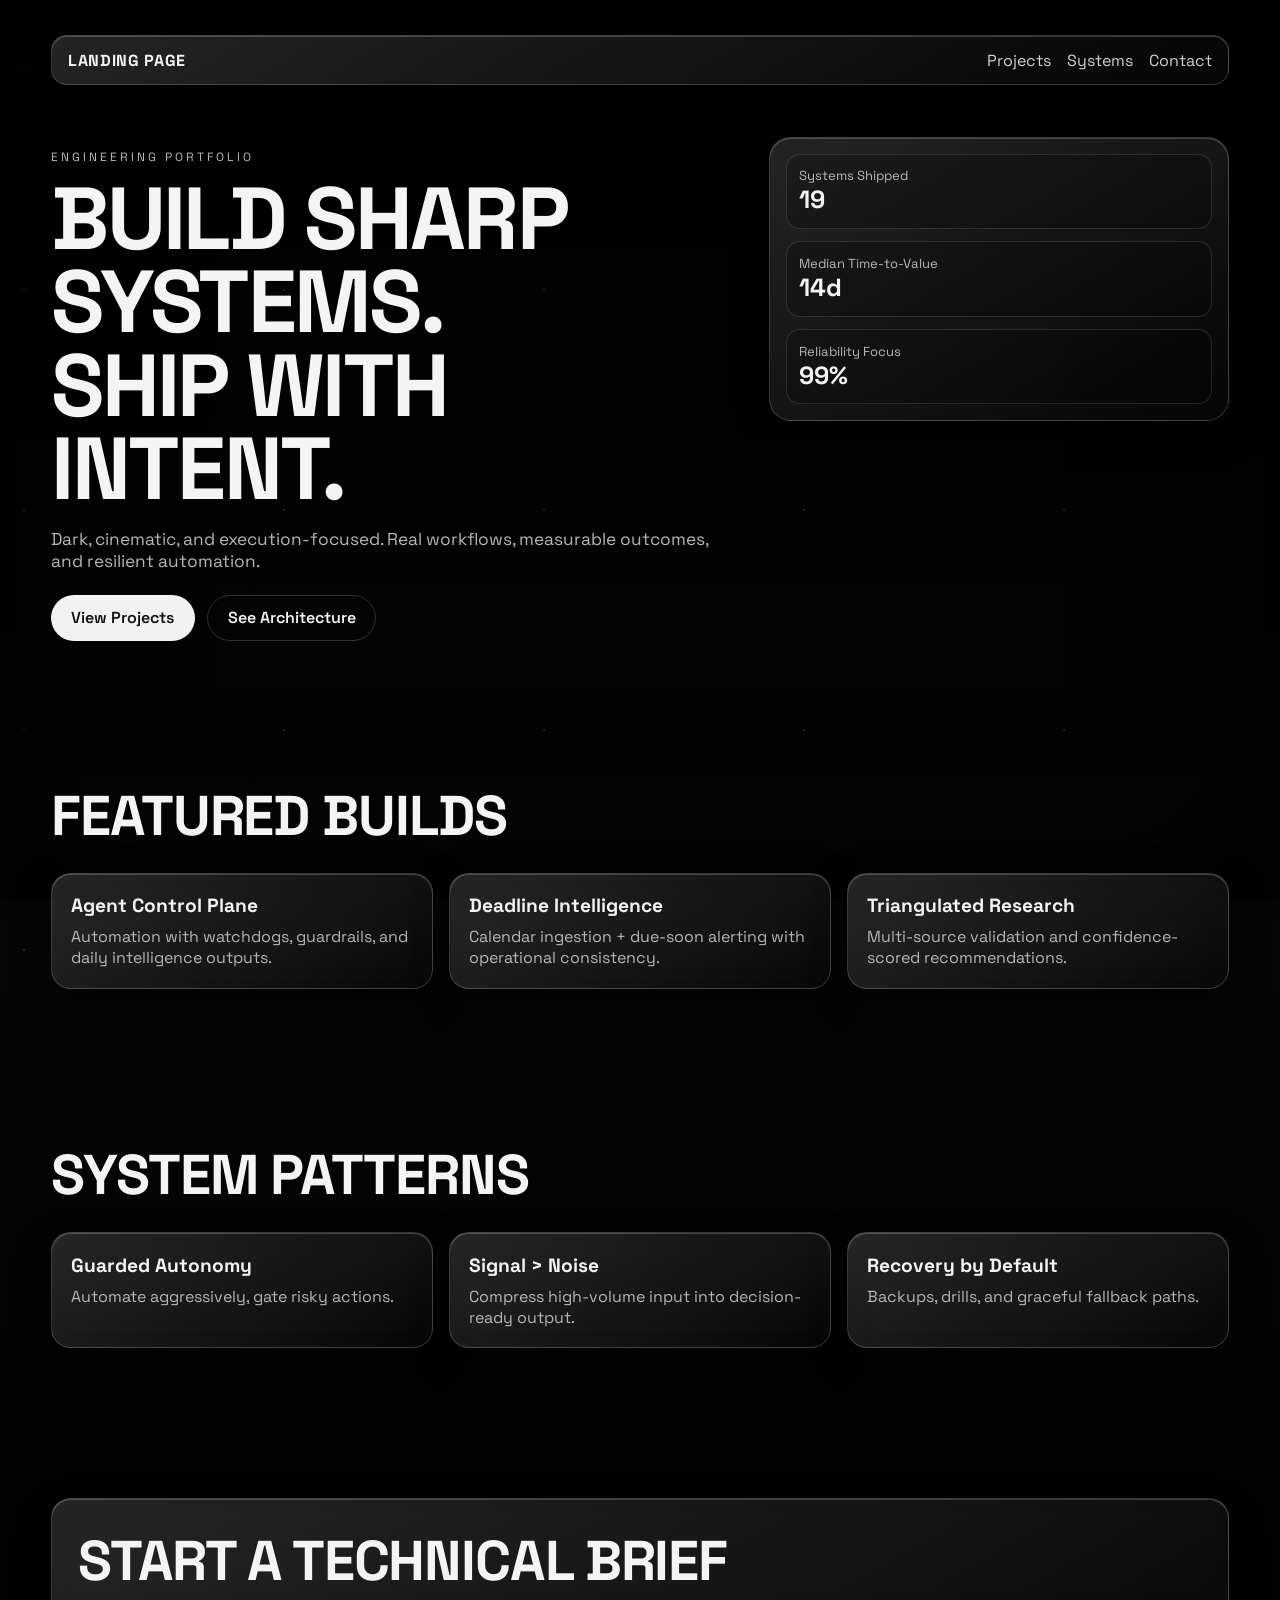
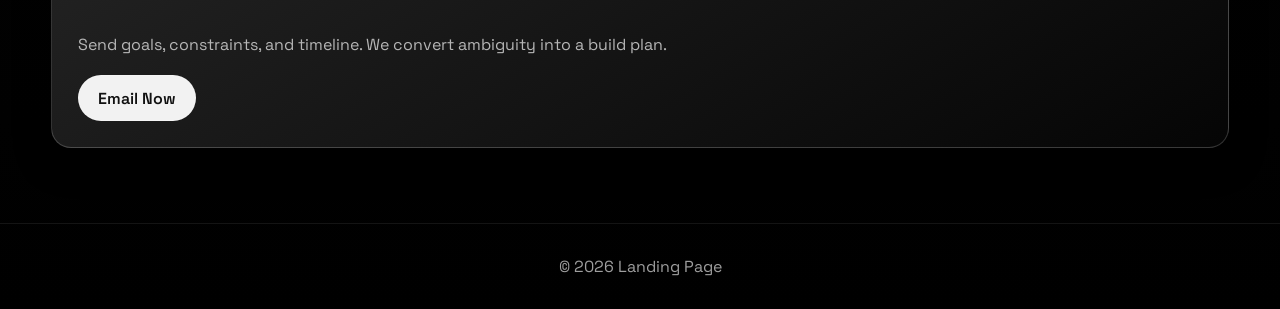
<file: web/yeko-site/index.html>
﻿<!DOCTYPE html>
<html lang="en">
<head>
  <meta charset="UTF-8" />
  <meta name="viewport" content="width=device-width, initial-scale=1.0" />
  <title>Landing Page</title>
  <link rel="preconnect" href="https://fonts.googleapis.com">
  <link rel="preconnect" href="https://fonts.gstatic.com" crossorigin>
  <link href="https://fonts.googleapis.com/css2?family=Space+Grotesk:wght@400;500;600;700&display=swap" rel="stylesheet">
  <link rel="stylesheet" href="styles.css" />
</head>
<body>
  <div class="bg-stars" aria-hidden="true"></div>
  <div class="bg-stars layer2" aria-hidden="true"></div>
  <div class="bg-vignette" aria-hidden="true"></div>

  <header class="hero" id="top">
    <nav class="nav glass">
      <div class="brand">Landing Page</div>
      <div class="nav-links">
        <a href="#projects">Projects</a>
        <a href="#systems">Systems</a>
        <a href="#contact">Contact</a>
      </div>
    </nav>

    <div class="hero-grid">
      <div>
        <p class="eyebrow spawn">ENGINEERING PORTFOLIO</p>
        <h1 class="headline spawn">Build sharp systems.<br/>Ship with intent.</h1>
        <p class="sub spawn">Dark, cinematic, and execution-focused. Real workflows, measurable outcomes, and resilient automation.</p>
        <div class="actions spawn">
          <a class="btn btn-primary" href="#projects">View Projects</a>
          <a class="btn btn-ghost" href="#systems">See Architecture</a>
        </div>
      </div>
      <div class="glass metrics spawn">
        <div class="metric"><span>Systems Shipped</span><strong>19</strong></div>
        <div class="metric"><span>Median Time-to-Value</span><strong>14d</strong></div>
        <div class="metric"><span>Reliability Focus</span><strong>99%</strong></div>
      </div>
    </div>
  </header>

  <main>
    <section id="projects" class="section">
      <h2 class="section-title spawn">Featured Builds</h2>
      <div class="cards">
        <article class="glass card">
          <h3>Agent Control Plane</h3>
          <p>Automation with watchdogs, guardrails, and daily intelligence outputs.</p>
        </article>
        <article class="glass card">
          <h3>Deadline Intelligence</h3>
          <p>Calendar ingestion + due-soon alerting with operational consistency.</p>
        </article>
        <article class="glass card">
          <h3>Triangulated Research</h3>
          <p>Multi-source validation and confidence-scored recommendations.</p>
        </article>
      </div>
    </section>

    <section id="systems" class="section">
      <h2 class="section-title spawn">System Patterns</h2>
      <div class="cards">
        <article class="glass card"><h3>Guarded Autonomy</h3><p>Automate aggressively, gate risky actions.</p></article>
        <article class="glass card"><h3>Signal > Noise</h3><p>Compress high-volume input into decision-ready output.</p></article>
        <article class="glass card"><h3>Recovery by Default</h3><p>Backups, drills, and graceful fallback paths.</p></article>
      </div>
    </section>

    <section id="contact" class="section cta">
      <div class="glass card wide">
        <h2 class="section-title spawn">Start a Technical Brief</h2>
        <p>Send goals, constraints, and timeline. We convert ambiguity into a build plan.</p>
        <a class="btn btn-primary" href="mailto:coculbert@icloud.com">Email Now</a>
      </div>
    </section>
  </main>

  <footer class="footer">© <span id="year"></span> Landing Page</footer>

  <script src="script.js"></script>
</body>
</html>
</file>
<file: web/yeko-site/styles.css>
﻿:root{
  --bg:#020202;
  --fg:#f4f4f4;
  --muted:#b6b6b6;
  --glass:rgba(15,15,15,.34);
  --stroke:rgba(255,255,255,.18);
  --glow:rgba(255,255,255,.14);
}
*{box-sizing:border-box}
body{margin:0;font-family:'Space Grotesk',system-ui;background:linear-gradient(180deg,#000,#050505 50%,#000);color:var(--fg);overflow-x:hidden}

.bg-stars,.bg-stars.layer2{position:fixed;inset:-20%;pointer-events:none;z-index:0;background-repeat:repeat}
.bg-stars{background-image:radial-gradient(2px 2px at 20px 30px,#fff,transparent 45%),radial-gradient(1.2px 1.2px at 120px 80px,#ddd,transparent 45%),radial-gradient(1.5px 1.5px at 220px 160px,#bbb,transparent 45%);background-size:260px 220px;opacity:.55;animation:driftA 60s linear infinite}
.bg-stars.layer2{background-image:radial-gradient(1px 1px at 40px 50px,#fff,transparent 45%),radial-gradient(1.2px 1.2px at 180px 140px,#d2d2d2,transparent 45%);background-size:320px 260px;opacity:.38;animation:driftB 95s linear infinite}
.bg-vignette{position:fixed;inset:0;pointer-events:none;z-index:0;box-shadow:inset 0 0 180px rgba(0,0,0,.8)}
@keyframes driftA{to{transform:translate3d(-260px,-200px,0)}}
@keyframes driftB{to{transform:translate3d(-320px,-230px,0)}}

.hero,.section,.footer{position:relative;z-index:1}
.hero{padding:2.2rem clamp(1rem,4vw,4rem) 4rem}
.nav{display:flex;justify-content:space-between;align-items:center;padding:.85rem 1rem;border-radius:16px}
.brand{font-weight:700;letter-spacing:.04em;text-transform:uppercase}
.nav-links{display:flex;gap:1rem}
.nav-links a{color:var(--fg);text-decoration:none;opacity:.85}
.hero-grid{margin-top:3.2rem;display:grid;grid-template-columns:1.2fr .8fr;gap:1.7rem;align-items:start}
.eyebrow{letter-spacing:.25em;font-size:.75rem;color:var(--muted)}
.headline{font-size:clamp(2.4rem,8vw,5.5rem);line-height:.95;margin:.6rem 0 1rem;text-transform:uppercase;letter-spacing:-.03em}
.sub{max-width:62ch;color:var(--muted);font-size:1.08rem}
.actions{display:flex;gap:.8rem;flex-wrap:wrap;margin-top:1.4rem}
.btn{text-decoration:none;border-radius:999px;padding:.72rem 1.2rem;font-weight:600;border:1px solid var(--stroke)}
.btn-primary{background:#f2f2f2;color:#111}
.btn-ghost{color:#f4f4f4;background:transparent}

.glass{background:linear-gradient(150deg,rgba(255,255,255,.14),var(--glass));border:1px solid var(--stroke);backdrop-filter:blur(16px) saturate(1.08);-webkit-backdrop-filter:blur(16px) saturate(1.08);box-shadow:0 12px 36px rgba(0,0,0,.45), inset 0 1px 0 rgba(255,255,255,.2)}
.metrics{padding:1rem;border-radius:22px;display:grid;gap:.75rem}
.metric{padding:.8rem;border:1px solid rgba(255,255,255,.12);border-radius:14px;background:rgba(0,0,0,.2)}
.metric span{display:block;color:var(--muted);font-size:.82rem}
.metric strong{font-size:1.55rem}

.section{padding:4.7rem clamp(1rem,4vw,4rem)}
.section-title{font-size:clamp(1.8rem,4.8vw,3.5rem);text-transform:uppercase;letter-spacing:-.02em;margin:0 0 1.4rem}
.cards{display:grid;grid-template-columns:repeat(3,minmax(0,1fr));gap:1rem}
.card{padding:1.2rem;border-radius:20px}
.card h3{margin:0 0 .5rem;font-size:1.2rem}
.card p{margin:0;color:var(--muted)}
.cta .wide{padding:1.6rem}
.footer{padding:2rem;text-align:center;color:#9e9e9e;border-top:1px solid rgba(255,255,255,.08)}

.spawn{opacity:0;transform:translateY(8px)}
.spawn.in{opacity:1;transform:none;transition:all .55s cubic-bezier(.2,.8,.2,1)}

@media (max-width:980px){.hero-grid{grid-template-columns:1fr}.cards{grid-template-columns:1fr}}

/* CTA overlap hotfix */
.cta .wide { display:flex; flex-direction:column; gap:1rem; }
.cta .wide .btn { display:inline-flex; width:fit-content; margin-top:.25rem; position:relative; z-index:2; }
.cta .wide p { margin:0; }
@media (max-width:700px){
  .cta .wide .btn { width:100%; justify-content:center; }
}
</file>
